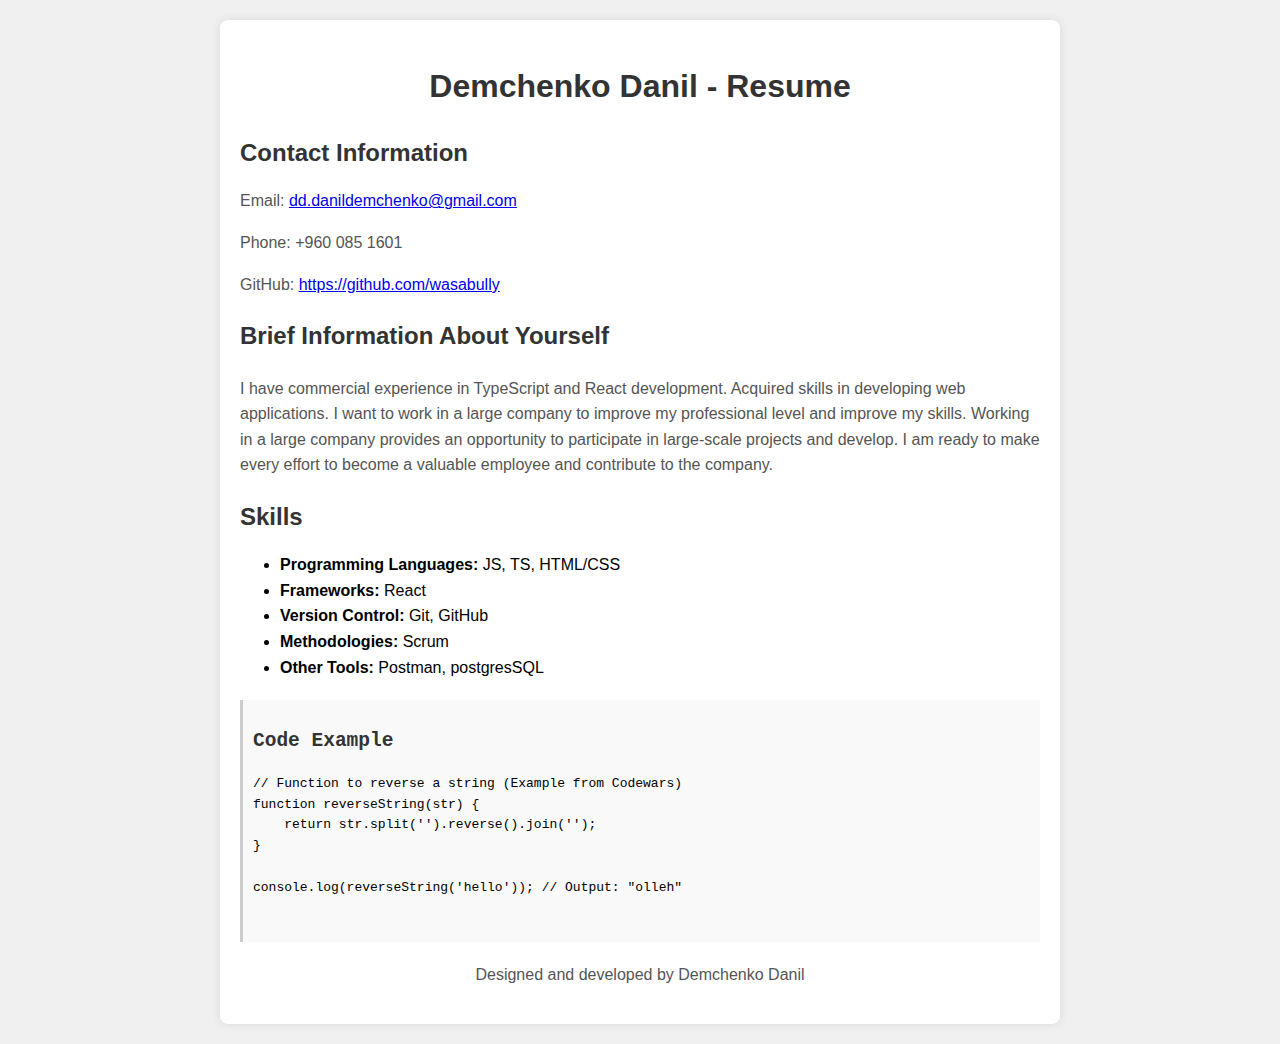
<file: index.html>
<!DOCTYPE html>
<html lang="en">
	<head>
		<meta charset="UTF-8">
		<meta name="viewport" content="width=device-width">
		<title>Demchenko Danil - Resume</title>
		<link rel="stylesheet" href="style.css">
	</head>
	<body>
		<div class="container">
			<header>
				<h1>Demchenko Danil - Resume</h1>
			</header>
			<section class="contact-info">
				<h2>Contact Information</h2>
				<p>
					Email:
					<a href="mailto:dd.danildemchenko@gmail.com">dd.danildemchenko@gmail.com</a>
				</p>
				<p>Phone: +960 085 1601</p>
				<p>
					GitHub:
					<a href="https://github.com/wasabully">https://github.com/wasabully</a>
				</p>
			</section>
			<section class="brief-info">
				<h2>Brief Information About Yourself</h2>
				<p>
					I have commercial experience in TypeScript and React development.
					Acquired skills in developing web applications. I want to work in a
					large company to improve my professional level and improve my skills.
					Working in a large company provides an opportunity to participate in
					large-scale projects and develop. I am ready to make every effort to
					become a valuable employee and contribute to the company.
				</p>
			</section>
			<section class="skills">
				<h2>Skills</h2>
				<ul>
					<li><strong>Programming Languages:</strong> JS, TS, HTML/CSS</li>
					<li><strong>Frameworks:</strong> React</li>
					<li><strong>Version Control:</strong> Git, GitHub</li>
					<li><strong>Methodologies:</strong> Scrum</li>
					<li><strong>Other Tools:</strong> Postman, postgresSQL</li>
				</ul>
			</section>
			<section class="code-example">
				<h2>Code Example</h2>
				<pre><code>// Function to reverse a string (Example from Codewars)
function reverseString(str) {
    return str.split('').reverse().join('');
}

console.log(reverseString('hello')); // Output: "olleh"
            </code></pre>
			</section>
			<footer>
				<p>Designed and developed by Demchenko Danil</p>
			</footer>
		</div>
	</body>
</html>
</file>
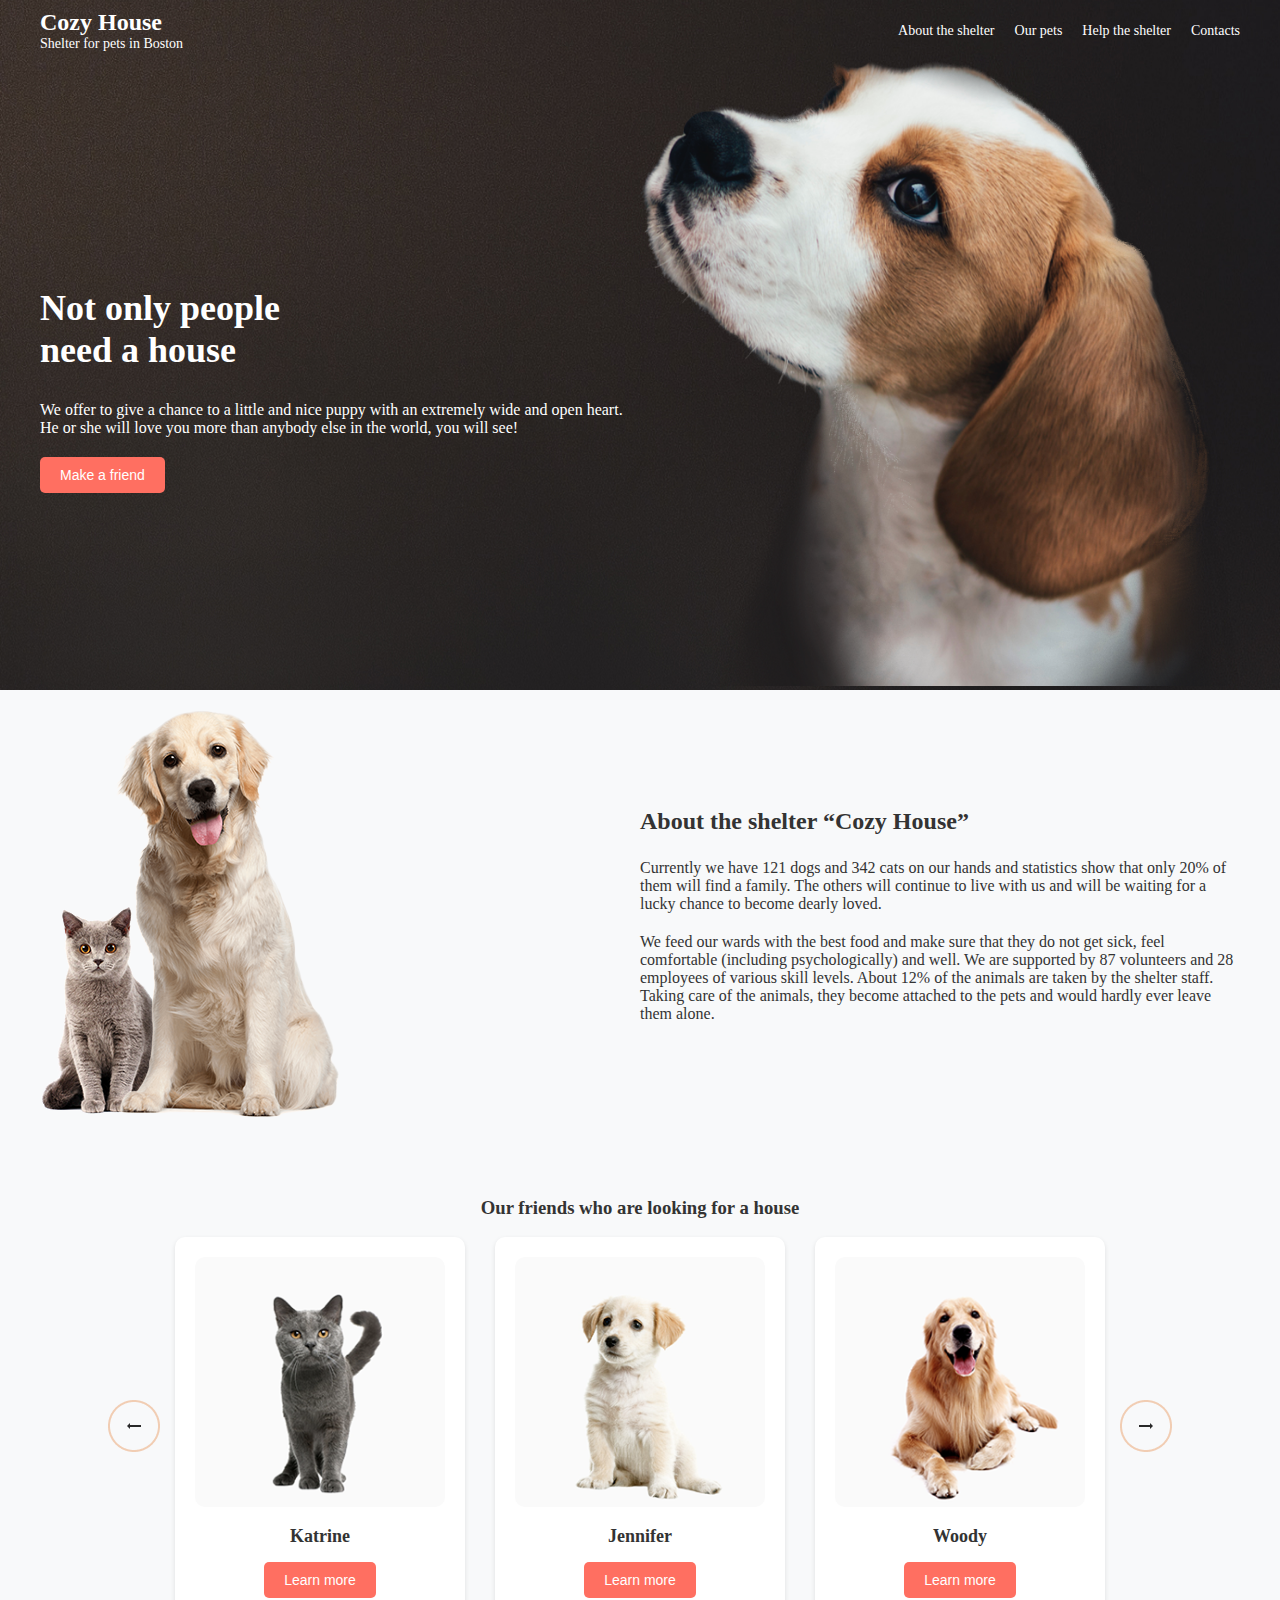
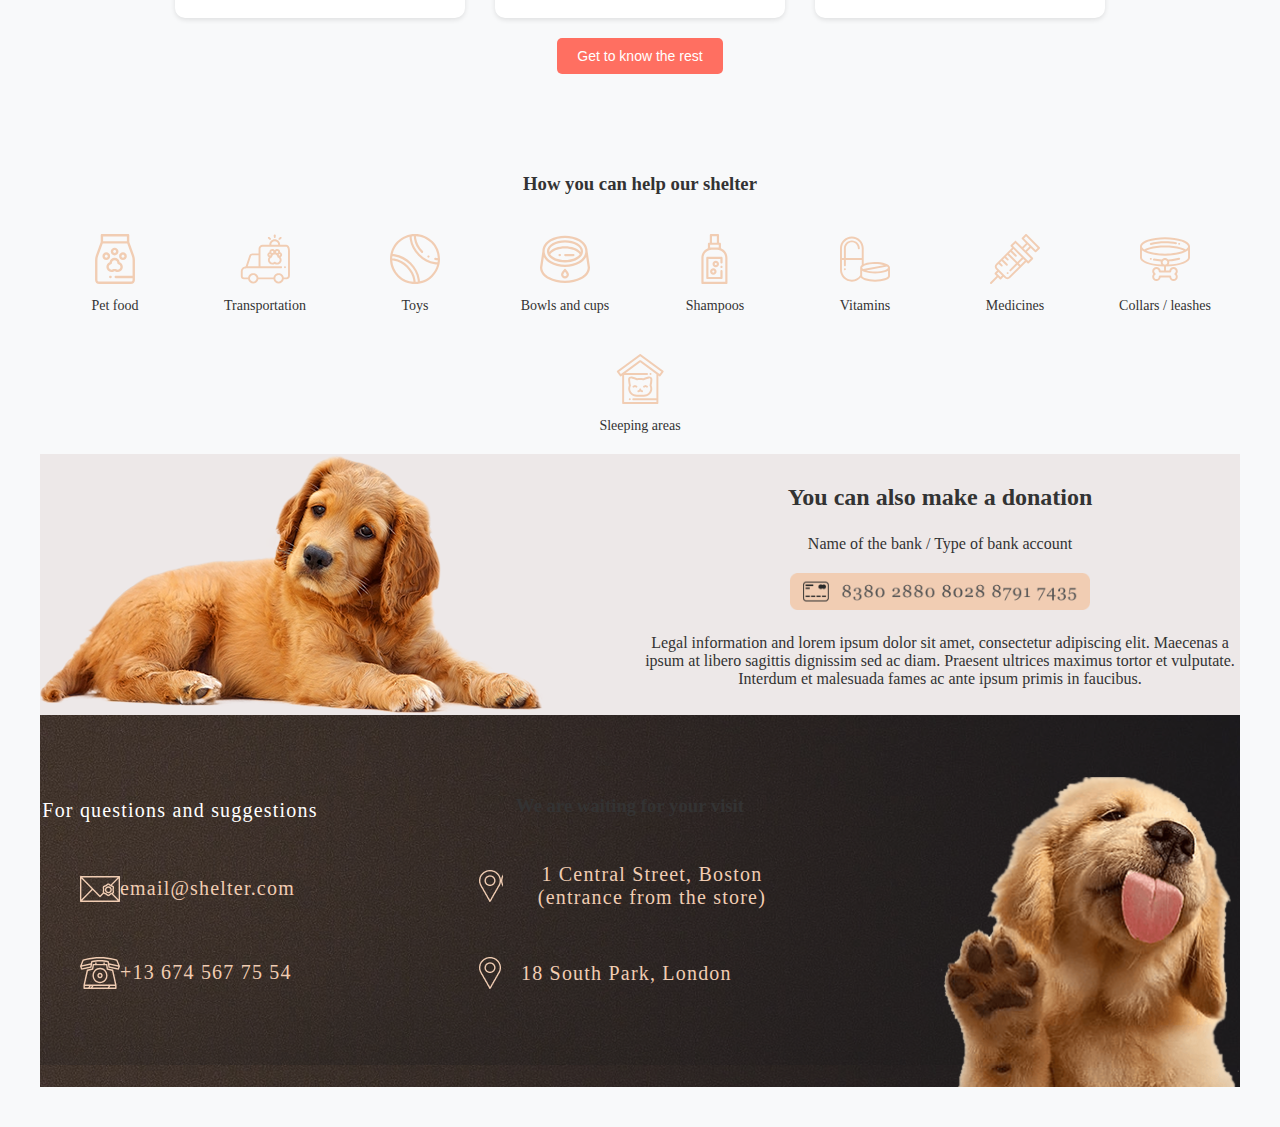
<file: shelter/index.html>
<!DOCTYPE html>
<html lang="en">
	<head>
		<meta charset="UTF-8" />
		<meta http-equiv="X-UA-Compatible" content="IE=edge" />
		<meta name="viewport" content="width=device-width, initial-scale=1.0" />
		<link rel="stylesheet" href="./styles.css" />
		<link rel="icon" type="image/png" href="/shelter/images/Logo.svg" />
		<title>Cozy House</title>
	</head>
	<body>
		<div class="main">
			<header class="main-header">
				<div class="logo-tagline">
					<h1 class="logo">Cozy House</h1>
					<p class="tagline">Shelter for pets in Boston</p>
				</div>
				<nav class="nav">
					<ul class="nav-list">
						<li class="nav-item">
							<a href="#abouttheshelter">About the shelter</a>
						</li>
						<li class="nav-item"><a href="#ourpets">Our pets</a></li>
						<li class="nav-item">
							<a href="#helptheshelter">Help the shelter</a>
						</li>
						<li class="nav-item"><a href="#contacts">Contacts</a></li>
					</ul>
				</nav>
			</header>
			<div class="container">
				<div class="content">
					<h2 class="text-content">Not only people need a house</h2>
					<p>
						We offer to give a chance to a little and nice puppy with an
						extremely wide and open heart. He or she will love you more than
						anybody else in the world, you will see!
					</p>
					<button>Make a friend</button>
				</div>
				<div class="image-container">
					<img src="/shelter/images/puppy.png" alt="Puppy" />
				</div>
			</div>
		</div>
		<div class="additional-section">
			<div class="additional-content">
				<img
					src="/shelter/images/pets.png"
					alt="Pets"
					class="additional-image"
				/>
				<div class="text-content">
					<h3>About the shelter “Cozy House”</h3>
					<p>
						Currently we have 121 dogs and 342 cats on our hands and statistics
						show that only 20% of them will find a family. The others will
						continue to live with us and will be waiting for a lucky chance to
						become dearly loved.
					</p>
					<p>
						We feed our wards with the best food and make sure that they do not
						get sick, feel comfortable (including psychologically) and well. We
						are supported by 87 volunteers and 28 employees of various skill
						levels. About 12% of the animals are taken by the shelter staff.
						Taking care of the animals, they become attached to the pets and
						would hardly ever leave them alone.
					</p>
				</div>
			</div>
		</div>
		<div class="friends-section">
			<h3>Our friends who are looking for a house</h3>
			<div class="friends-container">
				<div class="arrow-left">
					<img src="/shelter/images/button_arrow.png" alt="left-arrow" />
				</div>
				<div class="friend-card">
					<img src="/shelter/images/katrine.png" alt="Katrine" />
					<h4>Katrine</h4>
					<button>Learn more</button>
				</div>
				<div class="friend-card">
					<img src="/shelter/images/jennifer.png" alt="Jennifer" />
					<h4>Jennifer</h4>
					<button>Learn more</button>
				</div>
				<div class="friend-card">
					<img src="/shelter/images/woody.png" alt="Woody" />
					<h4>Woody</h4>
					<button>Learn more</button>
				</div>
				<div class="arrow-right">
					<img src="/shelter/images/right_arrow.png" alt="right-arrow" />
				</div>
			</div>
			<button class="rest-btn">Get to know the rest</button>
		</div>
		<div class="help-section">
			<h3>How you can help our shelter</h3>
			<div class="help-container">
				<div class="help-item">
					<img src="/shelter/images/icon-pet-food.svg" alt="Pet food" />
					<p>Pet food</p>
				</div>
				<div class="help-item">
					<img
						src="/shelter/images/icon-transportation.svg"
						alt="Transportation"
					/>
					<p>Transportation</p>
				</div>
				<div class="help-item">
					<img src="/shelter/images/icon-toys.svg" alt="Toys" />
					<p>Toys</p>
				</div>
				<div class="help-item">
					<img
						src="/shelter/images/icon-bowls-and-cups.svg"
						alt="Bowls and cups"
					/>
					<p>Bowls and cups</p>
				</div>
				<div class="help-item">
					<img src="/shelter/images/icon-shampoos.svg" alt="Shampoos" />
					<p>Shampoos</p>
				</div>
				<div class="help-item">
					<img src="/shelter/images/icon-vitamins.svg" alt="Vitamins" />
					<p>Vitamins</p>
				</div>
				<div class="help-item">
					<img src="/shelter/images/icon-medicines.svg" alt="Medicines" />
					<p>Medicines</p>
				</div>
				<div class="help-item">
					<img
						src="/shelter/images/icon-collars-leashes.svg"
						alt="Collars / leashes"
					/>
					<p>Collars / leashes</p>
				</div>
				<div class="help-item">
					<img
						src="/shelter/images/icon-sleeping-area.svg"
						alt="Sleeping areas"
					/>
					<p>Sleeping areas</p>
				</div>
			</div>
			<div class="before">
				<div class="before-section">
					<div class="before-content">
						<img
							src="/shelter/images/donation-dog.png"
							alt="Pets"
							class="before-image"
						/>
						<div class="text-content">
							<h3>You can also make a donation</h3>
							<p>Name of the bank / Type of bank account</p>
							<img
								src="/shelter/images/Credit%20card.png"
								alt="Credit"
								class="before-image"
							/>
							<p>
								Legal information and lorem ipsum dolor sit amet, consectetur
								adipiscing elit. Maecenas a ipsum at libero sagittis dignissim
								sed ac diam. Praesent ultrices maximus tortor et vulputate.
								Interdum et malesuada fames ac ante ipsum primis in faucibus.
							</p>
						</div>
					</div>
				</div>
			</div>
			<footer class="footer-container">
				<div class="footer-inner">
					<div class="footer-contact-details">
						<h3 class="contact-title">For questions and suggestions</h3>
						<div class="contact-email">
							<div class="email-icon"></div>
							<h4 class="contact-text">email@shelter.com</h4>
						</div>
						<div class="contact-phone">
							<div class="phone-icon"></div>
							<h4 class="contact-text">+13 674 567 75 54</h4>
						</div>
					</div>
					<div class="footer-location-details">
						<h3 class="location-title">We are waiting for your visit</h3>
						<div class="location-item">
							<div class="location-image1"></div>
							<h4 class="location-text">
								1 Central Street, Boston (entrance from the store)
							</h4>
						</div>
						<div class="location-item">
							<div class="location-image2"></div>
							<h4 class="location-text">18 South Park, London</h4>
						</div>
					</div>
					<div class="footer-logo"></div>
				</div>
			</footer>
		</div>
	</body>
</html>
</file>
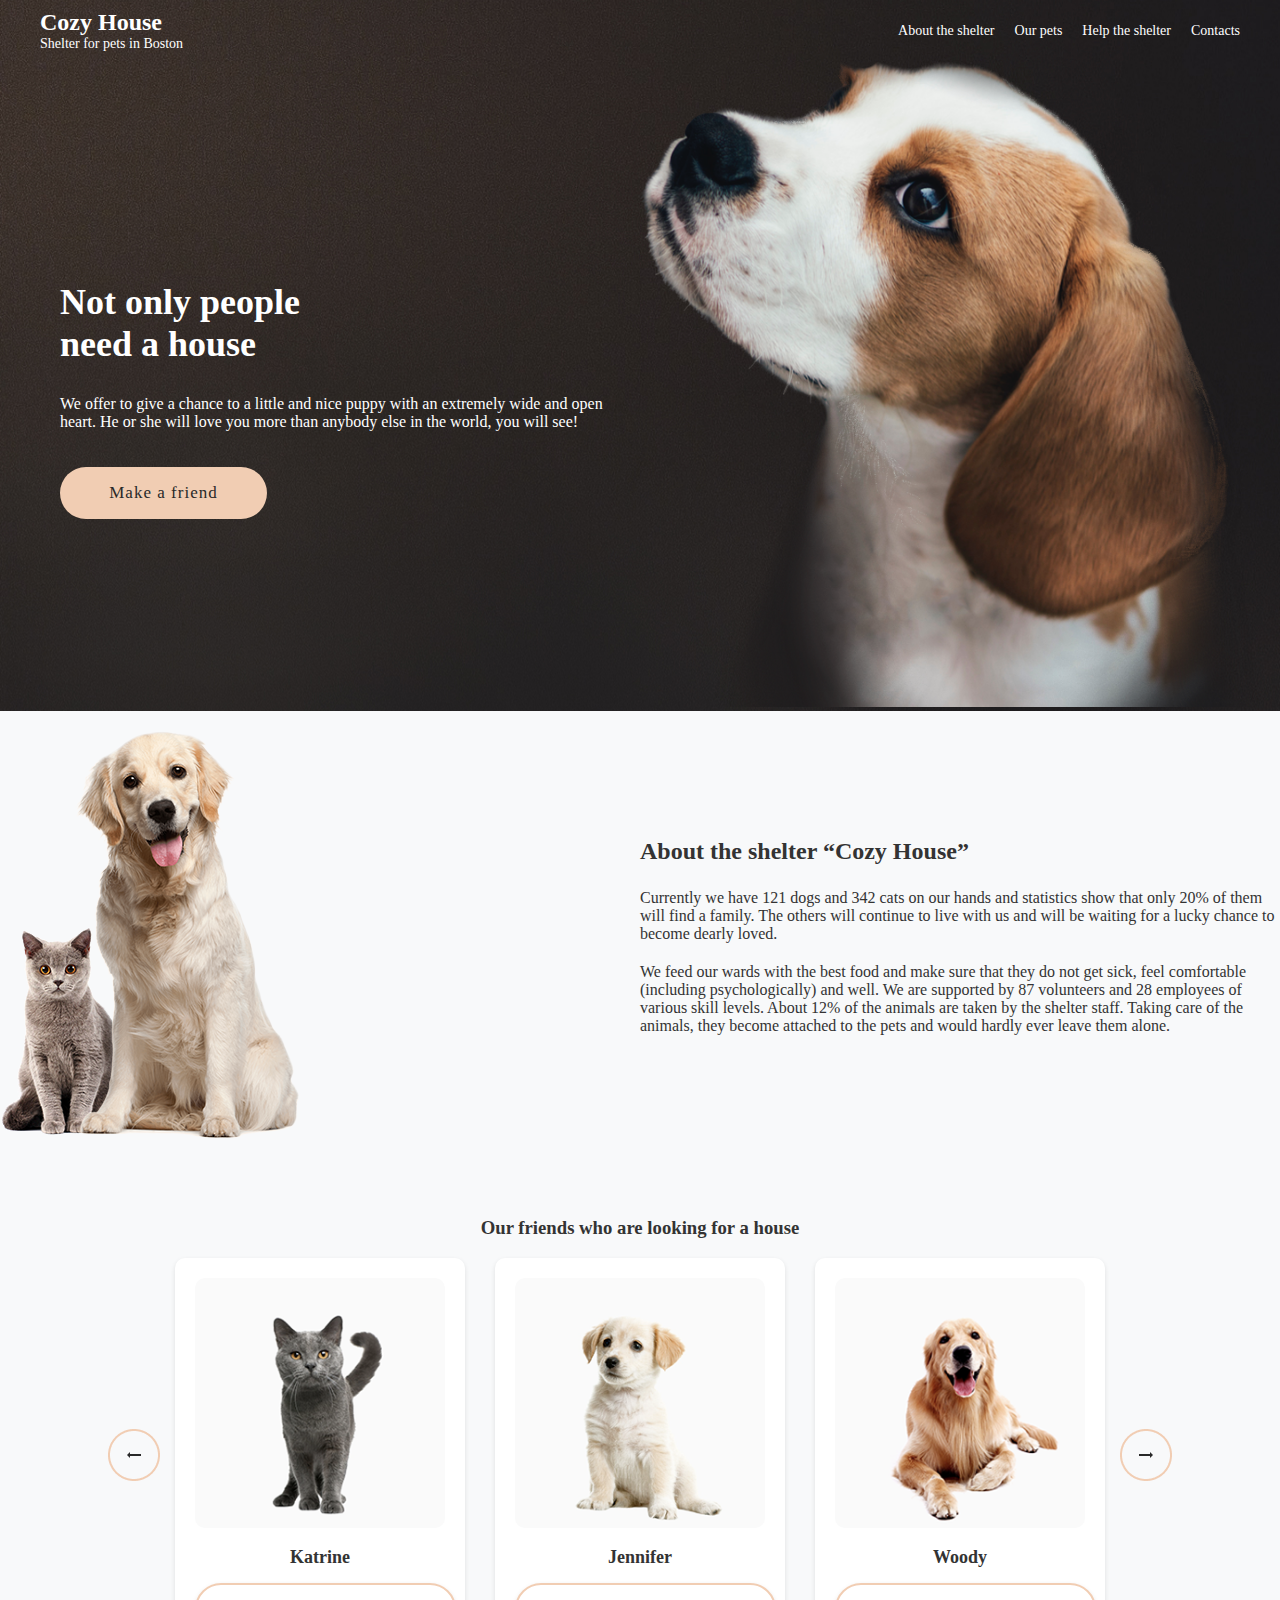
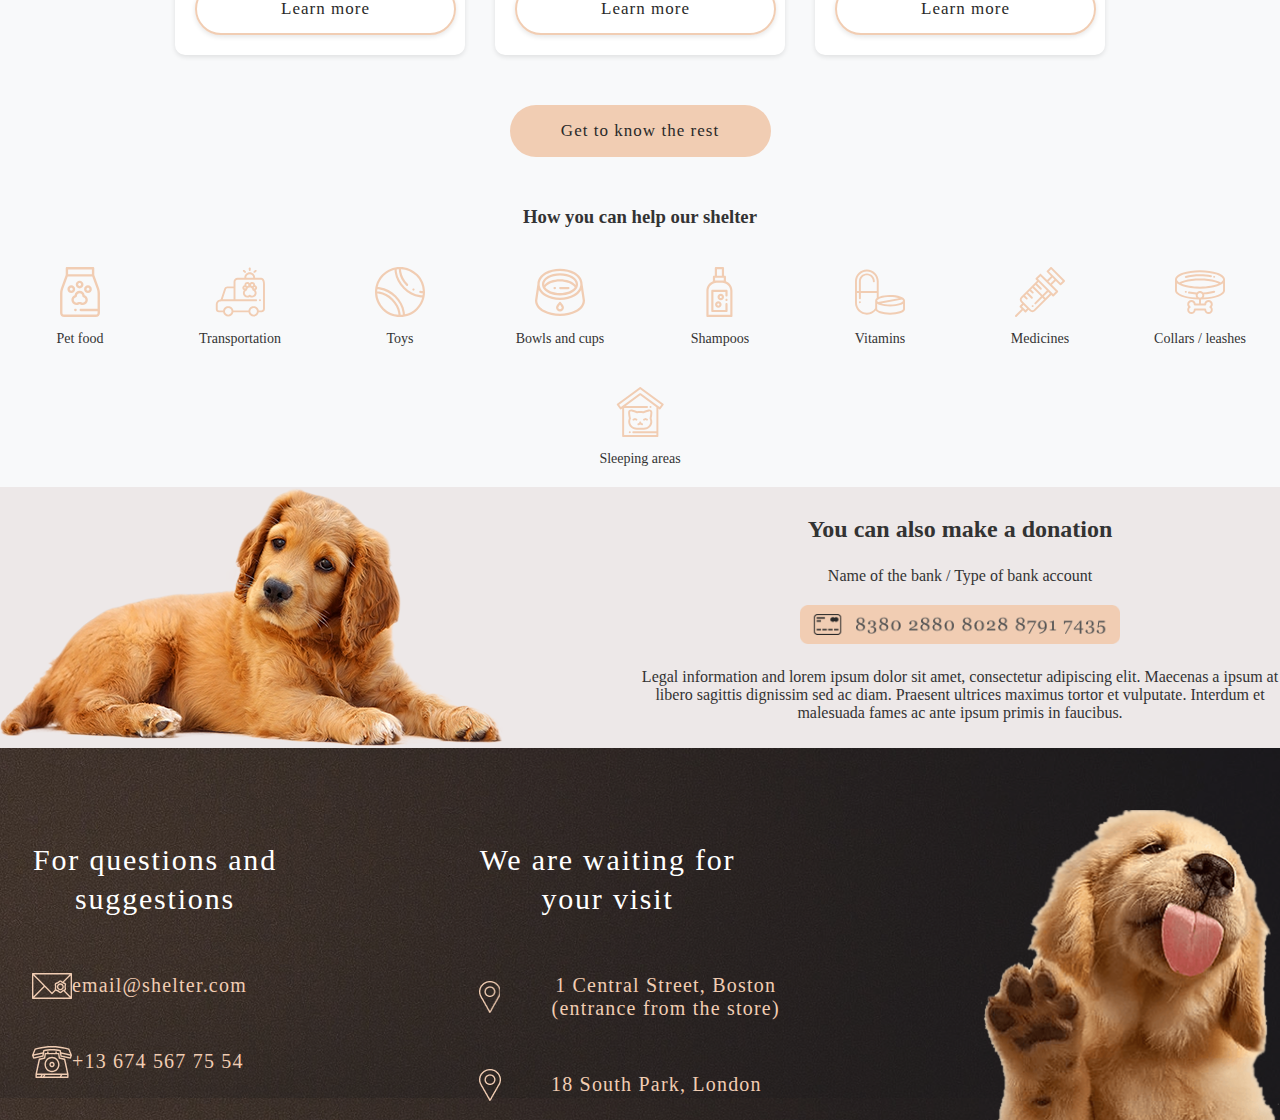
<file: shelter/main/index.html>
<!DOCTYPE html>
<html lang="en">
	<head>
		<meta charset="UTF-8" />
		<meta http-equiv="X-UA-Compatible" content="IE=edge" />
		<meta name="viewport" content="width=device-width, initial-scale=1.0" />
		<link rel="stylesheet" href="./styles.css" />
		<link rel="icon" type="image/png" href="/shelter/main/images/Logo.svg" />
		<title>Cozy House</title>
	</head>
	<body>
		<div class="main">
			<header class="main-header">
				<div class="logo-tagline">
					<h1 class="logo">Cozy House</h1>
					<p class="tagline">Shelter for pets in Boston</p>
				</div>
				<nav class="nav">
					<ul class="nav-list">
						<li class="nav-item">
							<a href="#abouttheshelter">About the shelter</a>
						</li>
						<li class="nav-item"><a href=../pets/index.html>Our pets</a></li>
						</li>
						<li class="nav-item"><a href=../pets/index.html>Help the shelter</a></li>
						<li class="nav-item"><a href="#contacts">Contacts</a></li>
					</ul>
				</nav>
			</header>
			<div class="container">
				<div class="content">
					<h2 class="text-content">Not only people need a house</h2>
					<p>
						We offer to give a chance to a little and nice puppy with an
						extremely wide and open heart. He or she will love you more than
						anybody else in the world, you will see!
					</p>
					<button>Make a friend</button>
				</div>
				<div class="image-container">
					<img src="/shelter/main/images/puppy.png" alt="Puppy" />
				</div>
			</div>
		</div>
		<div class="additional-section">
			<div class="additional-content">
				<img
					src="/shelter/main/images/pets.png"
					alt="Pets"
					class="additional-image"
				/>
				<div class="text-content">
					<h3>About the shelter “Cozy House”</h3>
					<p>
						Currently we have 121 dogs and 342 cats on our hands and statistics
						show that only 20% of them will find a family. The others will
						continue to live with us and will be waiting for a lucky chance to
						become dearly loved.
					</p>
					<p>
						We feed our wards with the best food and make sure that they do not
						get sick, feel comfortable (including psychologically) and well. We
						are supported by 87 volunteers and 28 employees of various skill
						levels. About 12% of the animals are taken by the shelter staff.
						Taking care of the animals, they become attached to the pets and
						would hardly ever leave them alone.
					</p>
				</div>
			</div>
		</div>
		<div class="friends-section">
			<h3>Our friends who are looking for a house</h3>
			<div class="friends-container">
				<div class="arrow-left">
					<img src="/shelter/main/images/button_arrow.png" alt="left-arrow" />
				</div>
				<div class="friend-card">
					<img src="/shelter/main/images/katrine.png" alt="Katrine" />
					<h4>Katrine</h4>
					<button>Learn more</button>
				</div>
				<div class="friend-card">
					<img src="/shelter/main/images/jennifer.png" alt="Jennifer" />
					<h4>Jennifer</h4>
					<button>Learn more</button>
				</div>
				<div class="friend-card">
					<img src="/shelter/main/images/woody.png" alt="Woody" />
					<h4>Woody</h4>
					<button>Learn more</button>
				</div>
				<div class="arrow-right">
					<img src="/shelter/main/images/right_arrow.png" alt="right-arrow" />
				</div>
			</div>
			<button class="rest-btn">Get to know the rest</button>
		</div>
		<div class="help-section">
			<h3>How you can help our shelter</h3>
			<div class="help-container">
				<div class="help-item">
					<img src="/shelter/main/images/icon-pet-food.svg" alt="Pet food" />
					<p>Pet food</p>
				</div>
				<div class="help-item">
					<img
						src="/shelter/main/images/icon-transportation.svg"
						alt="Transportation"
					/>
					<p>Transportation</p>
				</div>
				<div class="help-item">
					<img src="/shelter/main/images/icon-toys.svg" alt="Toys" />
					<p>Toys</p>
				</div>
				<div class="help-item">
					<img
						src="/shelter/main/images/icon-bowls-and-cups.svg"
						alt="Bowls and cups"
					/>
					<p>Bowls and cups</p>
				</div>
				<div class="help-item">
					<img src="/shelter/main/images/icon-shampoos.svg" alt="Shampoos" />
					<p>Shampoos</p>
				</div>
				<div class="help-item">
					<img src="/shelter/main/images/icon-vitamins.svg" alt="Vitamins" />
					<p>Vitamins</p>
				</div>
				<div class="help-item">
					<img src="/shelter/main/images/icon-medicines.svg" alt="Medicines" />
					<p>Medicines</p>
				</div>
				<div class="help-item">
					<img
						src="/shelter/main/images/icon-collars-leashes.svg"
						alt="Collars / leashes"
					/>
					<p>Collars / leashes</p>
				</div>
				<div class="help-item">
					<img
						src="/shelter/main/images/icon-sleeping-area.svg"
						alt="Sleeping areas"
					/>
					<p>Sleeping areas</p>
				</div>
			</div>
			<div class="before">
				<div class="before-section">
					<div class="before-content">
						<img
							src="/shelter/main/images/donation-dog.png"
							alt="Pets"
							class="before-image"
						/>
						<div class="text-content">
							<h3>You can also make a donation</h3>
							<p>Name of the bank / Type of bank account</p>
							<img
								src="/shelter/main/images/Credit%20card.png"
								alt="Credit"
								class="before-image"
							/>
							<p>
								Legal information and lorem ipsum dolor sit amet, consectetur
								adipiscing elit. Maecenas a ipsum at libero sagittis dignissim
								sed ac diam. Praesent ultrices maximus tortor et vulputate.
								Interdum et malesuada fames ac ante ipsum primis in faucibus.
							</p>
						</div>
					</div>
				</div>
			</div>
			<footer class="footer-container">
				<div class="footer-inner">
					<div class="footer-contact-details">
						<h3 class="contact-title">For questions and suggestions</h3>
						<div class="contact-email">
							<div class="email-icon"></div>
							<h4 class="contact-text">email@shelter.com</h4>
						</div>
						<div class="contact-phone">
							<div class="phone-icon"></div>
							<h4 class="contact-text">+13 674 567 75 54</h4>
						</div>
					</div>
					<div class="footer-location-details">
						<h3 class="location-title">We are waiting for your visit</h3>
						<div class="location-item">
							<div class="location-image1"></div>
							<h4 class="location-text">
								1 Central Street, Boston (entrance from the store)
							</h4>
						</div>
						<div class="location-item">
							<div class="location-image2"></div>
							<h4 class="location-text">18 South Park, London</h4>
						</div>
					</div>
					<div class="footer-logo"></div>
				</div>
			</footer>
		</div>
	</body>
</html>
</file>
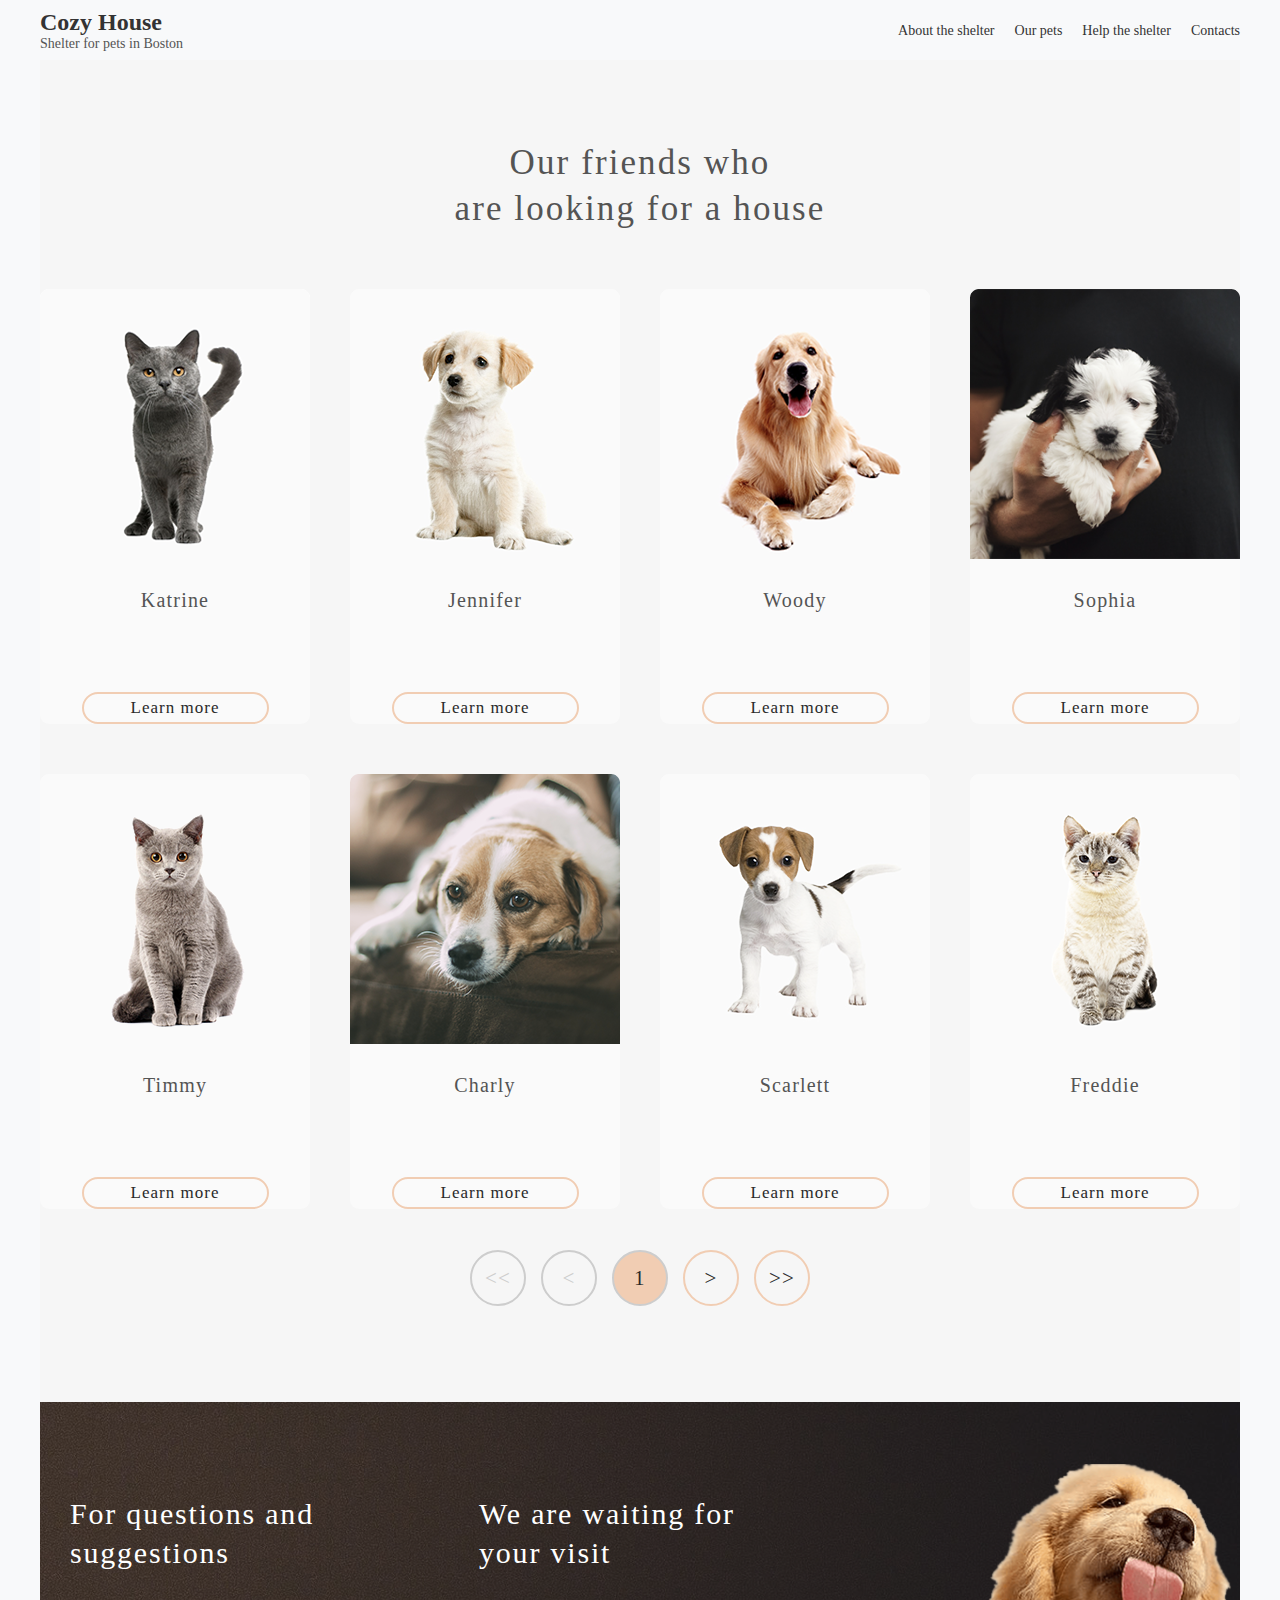
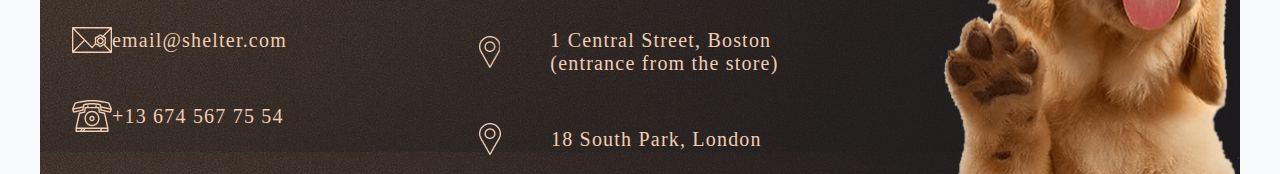
<file: shelter/pets/index.html>
<!DOCTYPE html>
<html lang="en">
	<head>
		<meta charset="UTF-8" />
		<meta name="viewport" content="width=device-width, initial-scale=1.0" />
		<link href="styles.css" rel="stylesheet" />
		<title>pets</title>
	</head>
	<body>
		<div class="container">
			<header class="header">
				<div class="header-content">
					<h1 class="logo">Cozy House</h1>
					<p class="tagline">Shelter for pets in Boston</p>
				</div>
				<nav class="main-nav">
					<ul class="nav-list">
						<li class="nav-item">
							<a class="header-nav-link" href="../main/index.html"
								>About the shelter</a
							>
						</li>
						<li class="nav-item">
							<a href="#pets">Our pets</a>
						</li>
						<li class="nav-item">
							<a href="#help">Help the shelter</a>
						</li>
						<li class="nav-item">
							<a href="#contacts">Contacts</a>
						</li>
					</ul>
				</nav>
			</header>
			<main class="main">
				<div class="pets-section">
					<h2 class="pets-title">
						Our friends who<br />are looking for a house
					</h2>
					<div class="pets-container">
						<div class="pet">
							<img src="/shelter/pets/images/pets-katrine.png" alt="katrine" />
							<h3 class="pet-name">Katrine</h3>
							<button class="pet-button">Learn more</button>
						</div>
						<div class="pet">
							<img
								src="/shelter/pets/images/pets-jennifer.png"
								alt="jennifer"
							/>
							<h3 class="pet-name">Jennifer</h3>
							<button class="pet-button">Learn more</button>
						</div>
						<div class="pet">
							<img src="/shelter/pets/images/pets-woody.png" alt="woody" />
							<h3 class="pet-name">Woody</h3>
							<button class="pet-button">Learn more</button>
						</div>
						<div class="pet">
							<img src="/shelter/pets/images/pets-ka.png" alt="Sophia" />
							<h3 class="pet-name">Sophia</h3>
							<button class="pet-button">Learn more</button>
						</div>
						<div class="pet">
							<img src="/shelter/pets/images/pets-timmy.png" alt="timmy" />
							<h3 class="pet-name">Timmy</h3>
							<button class="pet-button">Learn more</button>
						</div>
						<div class="pet">
							<img src="/shelter/pets/images/pets-charly.png" alt="charly" />
							<h3 class="pet-name">Charly</h3>
							<button class="pet-button">Learn more</button>
						</div>
						<div class="pet">
							<img src="/shelter/pets/images/pets-scarlet.png" alt="Scarlett" />
							<h3 class="pet-name">Scarlett</h3>
							<button class="pet-button">Learn more</button>
						</div>
						<div class="pet">
							<img
								src="/shelter/pets/images/pets-katrine (2).png"
								alt="Freddie"
							/>
							<h3 class="pet-name">Freddie</h3>
							<button class="pet-button">Learn more</button>
						</div>
					</div>
					<div class="pets-navigation">
						<div class="round-button arrows"><<</div>
						<div class="round-button arrows"><</div>
						<div class="round-button arrows page-number">1</div>
						<div class="round-button active arrows">></div>
						<div class="round-button active arrows">>></div>
					</div>
				</div>
			</main>
			<footer class="footer-container">
				<div class="footer-inner">
					<div class="footer-contact-details">
						<h3 class="contact-title">For questions and suggestions</h3>
						<div class="contact-email">
							<div class="email-icon"></div>
							<h4 class="contact-text">email@shelter.com</h4>
						</div>
						<div class="contact-phone">
							<div class="phone-icon"></div>
							<h4 class="contact-text">+13 674 567 75 54</h4>
						</div>
					</div>
					<div class="footer-location-details">
						<h3 class="location-title">We are waiting for your visit</h3>
						<div class="location-item">
							<div class="location-image1"></div>
							<h4 class="location-text">
								1 Central Street, Boston (entrance from the store)
							</h4>
						</div>
						<div class="location-item">
							<div class="location-image2"></div>
							<h4 class="location-text">18 South Park, London</h4>
						</div>
					</div>
					<div class="footer-logo"></div>
				</div>
			</footer>
		</div>
	</body>
</html>
</file>
<file: style.css>
body {
	font-family: Arial, sans-serif;
	line-height: 1.6;
	margin: 0;
	padding: 20px;
	background-color: #f0f0f0;
}
.container {
	background-color: #fff;
	max-width: 800px;
	margin: 0 auto;
	padding: 20px;
	border-radius: 8px;
	box-shadow: 0 0 10px rgba(0, 0, 0, 0.1);
}
h1 {
	text-align: center;
	color: #333;
}
h2 {
	color: #333;
}
p {
	color: #555;
}
.contact-info {
	margin-bottom: 20px;
}
.contact-info h2 {
	margin-bottom: 10px;
}
.contact-info p {
	margin-bottom: 5px;
}
.skills {
	margin-bottom: 20px;
}
.skills h2 {
	margin-bottom: 10px;
}
.code-example {
	background-color: #f9f9f9;
	padding: 10px;
	margin-bottom: 20px;
	border-left: 3px solid #ccc;
	font-family: monospace;
}
pre {
	white-space: pre-wrap;
	word-wrap: break-word;
}
footer {
	text-align: center;
	margin-top: 20px;
	color: #666;
}
footer a {
	color: #666;
	text-decoration: none;
}
footer a:hover {
	text-decoration: underline;
}
</file>
<file: shelter/styles.css>
body,
html {
	margin: 0;
	padding: 0;
	font-family: 'Lora', serif;
	background-color: #f8f9fa;
	color: #333;
	display: flex;
	flex-direction: column;
	align-items: center;
}

.main {
	width: 1280px;
	display: flex;
	justify-content: center;
	align-items: center;
	flex-direction: column;
	background: url('/shelter/images/background.jpg') no-repeat center center
		fixed;
	background-size: cover;
	color: #ffffff;
}

.main-header {
	width: 1200px;
	height: 60px;
	margin: 0 auto;
	display: flex;
	justify-content: space-between;
	align-items: center;
}

.logo-tagline {
	display: flex;
	flex-direction: column;
}

.logo {
	margin: 0;
	font-size: 24px;
	font-weight: bold;
}

.tagline {
	margin: 0;
	font-size: 14px;
}

.nav {
	display: flex;
}

.nav-list {
	list-style-type: none;
	padding: 0;
	margin: 0;
	display: flex;
}

.nav-item {
	margin-left: 20px;
}

.nav-item a {
	text-decoration: none;
	color: #ffffff;
	font-size: 14px;
}

.container {
	width: 1200px;
	margin: 0 auto;
	display: flex;
	justify-content: space-between;
	align-items: center;
}

.content {
	max-width: 50%;
}

.content h2 {
	font-size: 36px;
	font-weight: bold;
}

.content p {
	font-size: 16px;
	margin: 20px 0;
}

.content button {
	padding: 10px 20px;
	font-size: 14px;
	background-color: #ff6f61;
	color: white;
	border: none;
	cursor: pointer;
	border-radius: 5px;
}

.image-container {
	max-width: 50%;
}

.image-container img {
	max-width: 100%;
	height: auto;
}

.additional-section {
	width: 1200px;
	margin: 20px auto;
}

.additional-content {
	display: flex;
	justify-content: space-between;
	align-items: center;
}

.additional-image {
	max-width: 50%;
}

.text-content {
	max-width: 50%;
}

.text-content h3 {
	font-size: 24px;
	font-weight: bold;
}

.text-content p {
	font-size: 16px;
	margin: 20px 0;
}

.friends-section {
	width: 1200px;
	margin: 40px auto;
	text-align: center;
}

.friends-container {
	display: flex;
	justify-content: center;
	align-items: center;
	position: relative;
}

.friend-card {
	width: 250px;
	margin: 0 15px;
	background-color: #fff;
	padding: 20px;
	box-shadow: 0 2px 5px rgba(0, 0, 0, 0.1);
	border-radius: 10px;
}

.friend-card img {
	width: 100%;
	border-radius: 10px;
}

.friend-card h4 {
	margin: 15px 0;
	font-size: 18px;
}

.friend-card button {
	padding: 10px 20px;
	font-size: 14px;
	background-color: #ff6f61;
	color: white;
	border: none;
	cursor: pointer;
	border-radius: 5px;
}

.arrow-btn {
	background-color: #fff;
	border: none;
	font-size: 20px;
	cursor: pointer;
	position: absolute;
	top: 50%;
	transform: translateY(-50%);
}

.left-arrow {
	left: -30px;
}

.right-arrow {
	right: -30px;
}

.rest-btn {
	margin-top: 20px;
	padding: 10px 20px;
	font-size: 14px;
	background-color: #ff6f61;
	color: white;
	border: none;
	cursor: pointer;
	border-radius: 5px;
}

.help-section {
	width: 1200px;
	margin: 40px auto;
	text-align: center;
}

.help-container {
	display: flex;
	justify-content: space-around;
	flex-wrap: wrap;
}

.help-item {
	width: 150px;
	text-align: center;
	margin: 20px 0;
}

.help-item img {
	width: 50px;
	height: 50px;
}

.help-item p {
	margin: 10px 0 0;
	font-size: 14px;
}
.before {
	width: 1200px;
	background-color: rgb(237, 232, 232);
}
.before-section {
	width: 1200px;
}

.before-content {
	display: flex;
	justify-content: space-between;
	align-items: center;
}

.before-image {
	max-width: 50%;
}

.text-content {
	max-width: 50%;
}

.text-content h3 {
	font-size: 24px;
	font-weight: bold;
}

.text-content p {
	font-size: 16px;
	margin: 20px 0;
}

.footer-container {
	width: 1200px;
	background-image: url('/shelter/images/footer-background.png');
	overflow: hidden;
}

.footer-inner {
	height: 310px;
	padding-top: 62px;
	display: flex;
	justify-content: space-between;
}

.footer-contact-details {
	width: 280px;
	height: 234px;
	display: flex;
	flex-direction: column;
	justify-content: space-between;
}

.contact-title {
	font-family: Georgia;
	font-style: normal;
	font-weight: normal;
	font-size: 20px;
	line-height: 130%;
	letter-spacing: 0.06em;
	color: #ffffff;
}

.contact-email,
.contact-phone {
	display: flex;
	align-items: center;
	cursor: pointer;
}

.email-icon,
.phone-icon {
	width: 40px;
	height: 32px;
	margin-left: 40px;
}

.email-icon {
	background-image: url('/shelter/images/icon-email.svg');
}

.phone-icon {
	background-image: url('/shelter/images/icon-phone.svg');
}

.contact-text {
	font-family: Georgia;
	font-style: normal;
	font-weight: normal;
	font-size: 20px;
	line-height: 115%;
	letter-spacing: 0.06em;
	color: #f1cdb3;
}

.footer-location-details {
	width: 302px;
	height: 234px;
	display: flex;
	flex-direction: column;
	justify-content: space-between;
}

.location-item {
	display: flex;
	align-items: center;
	cursor: pointer;
}

.location-image1,
.location-image2 {
	width: 22px;
	height: 32px;
	background-image: url('/shelter/images/icon-marker.png');
	margin-right: 20px;
}

.location-image1 {
	width: 42px;
}

.location-text {
	font-family: Georgia;
	font-style: normal;
	font-weight: normal;
	font-size: 20px;
	line-height: 115%;
	letter-spacing: 0.06em;
	color: #f1cdb3;
}

.footer-logo {
	width: 300px;
	height: 310px;
	background-image: url('/shelter/images/footer-puppy.png');
	position: relative;
}
</file>
<file: shelter/main/styles.css>
html,
body {
	margin: 0;
	padding: 0;
	font-family: 'Lora', serif;
	background-color: #f8f9fa;
	color: #333;
	display: flex;
	flex-direction: column;
	align-items: center;
	width: 100%;
	height: 100%;
}

.main {
	width: 100%;
	max-width: 1280px;
	display: flex;
	justify-content: center;
	align-items: center;
	flex-direction: column;
	background: url('/shelter/main/images/background.jpg') no-repeat center center
		fixed;
	background-size: cover;
	color: #ffffff;
	box-sizing: border-box;
	padding: 0 20px;
}

.main-header {
	width: 1200px;
	height: 60px;
	margin: 0 auto;
	display: flex;
	justify-content: space-between;
	align-items: center;
}

.logo-tagline {
	display: flex;
	flex-direction: column;
}

.logo {
	margin: 0;
	font-size: 24px;
	font-weight: bold;
}

.tagline {
	margin: 0;
	font-size: 14px;
}

.nav {
	display: flex;
}

.nav-list {
	list-style-type: none;
	padding: 0;
	margin: 0;
	display: flex;
}

.nav-item {
	margin-left: 20px;
}

.nav-item a {
	text-decoration: none;
	color: #ffffff;
	font-size: 14px;
}

.container {
	width: 100%;
	max-width: 1280px;
	margin: 0 auto;
	display: flex;
	justify-content: space-between;
	align-items: center;
}

.content {
	max-width: 50%;
	box-sizing: border-box;
}

.content h2 {
	font-size: 36px;
	font-weight: bold;
	margin-left: 40px;
}

.content p {
	font-size: 16px;
	margin-left: 40px;
}

.content button {
	width: 207px;
	height: 52px;
	background: #f1cdb3;
	border-radius: 100px;
	font-family: Georgia;
	font-style: normal;
	font-weight: normal;
	font-size: 17px;
	color: #292929;
	letter-spacing: 0.06em;
	border: none;
	cursor: pointer;
	margin-left: 40px;
	margin-top: 20px;
}

.image-container {
	max-width: 50%;
}

.image-container img {
	max-width: 100%;
	height: auto;
}

.additional-section {
	width: 100%;
	max-width: 1280px;
	margin: 20px auto;
}

.additional-content {
	display: flex;
	justify-content: space-between;
	align-items: center;
}

.additional-image {
	max-width: 50%;
}

.text-content {
	max-width: 50%;
}

.text-content h3 {
	font-size: 24px;
	font-weight: bold;
}

.text-content p {
	font-size: 16px;
	margin: 20px 0;
}

.friends-section {
	width: 100%;
	max-width: 1280px;
	margin: 40px auto;
	text-align: center;
}

.friends-container {
	width: 100%;
	max-width: 1280px;
	display: flex;
	justify-content: center;
	align-items: center;
	position: relative;
}

.friend-card {
	width: 250px;
	margin: 0 15px;
	background-color: #fff;
	padding: 20px;
	box-shadow: 0 2px 5px rgba(0, 0, 0, 0.1);
	border-radius: 10px;
}

.friend-card img {
	width: 100%;
	border-radius: 10px;
}

.friend-card h4 {
	margin: 15px 0;
	font-size: 18px;
}

.friend-card button {
	font-family: Georgia;
	font-style: normal;
	font-weight: normal;
	font-size: 17px;
	line-height: 130%;
	letter-spacing: 0.06em;
	color: #292929;
	width: 261px;
	height: 52px;
	background-color: transparent;
	border: 2px solid #f1cdb3;
	border-radius: 100px;
	cursor: pointer;
	position: relative;
	box-shadow: 0 2px 5px rgba(0, 0, 0, 0.1);
}

.friend-card button:hover {
	background-color: rgba(241, 205, 179, 0.2);
}

.arrow-btn {
	border: none;
	cursor: pointer;
	position: absolute;
	top: 50%;
	transform: translateY(-50%);
}

.rest-btn {
	font-family: Georgia;
	font-style: normal;
	font-weight: normal;
	font-size: 17px;
	line-height: 130%;
	letter-spacing: 0.06em;
	color: #292929;
	width: 261px;
	height: 52px;
	background: #f1cdb3;
	border-radius: 100px;
	border: none;
	cursor: pointer;
	position: relative;
	top: 50px;
}

.help-section {
	width: 100%;
	max-width: 1280px;
	margin: 40px auto;
	text-align: center;
}

.help-container {
	width: 100%;
	max-width: 1280px;
	display: flex;
	justify-content: space-around;
	flex-wrap: wrap;
}

.help-item {
	width: 150px;
	text-align: center;
	margin: 20px 0;
}

.help-item img {
	width: 50px;
	height: 50px;
}

.help-item p {
	margin: 10px 0 0;
	font-size: 14px;
}
.before {
	width: 100%;
	max-width: 1280px;
	background-color: rgb(237, 232, 232);
}
.before-section {
	width: 100%;
	max-width: 1280px;
}

.before-content {
	display: flex;
	justify-content: space-between;
	align-items: center;
}

.before-image {
	max-width: 50%;
}

.text-content {
	max-width: 50%;
}

.text-content h3 {
	font-size: 24px;
	font-weight: bold;
}

.text-content p {
	font-size: 16px;
	margin: 20px 0;
}

.footer-container {
	width: 100%;
	max-width: 1280px;
	background-image: url('/shelter/main/images/footer-background.png');
	overflow: hidden;
}

.footer-inner {
	padding-top: 62px;
	display: flex;
	justify-content: space-between;
}

.footer-contact-details {
	width: 280px;
	height: 234px;
	display: flex;
	flex-direction: column;
	justify-content: space-between;
}

.contact-title {
	margin-left: 30px;
	font-family: Georgia;
	font-style: normal;
	font-weight: normal;
	font-size: 30px;
	line-height: 130%;
	letter-spacing: 0.06em;
	color: #ffffff;
}

.location-title {
	margin-right: 45px;
	font-family: Georgia;
	font-style: normal;
	font-weight: normal;
	font-size: 30px;
	line-height: 130%;
	letter-spacing: 0.06em;
	color: #ffffff;
}

.contact-email,
.contact-phone {
	display: flex;
	align-items: center;
	cursor: pointer;
}

.email-icon,
.phone-icon {
	width: 40px;
	height: 32px;
	margin-left: 32px;
}

.email-icon {
	background-image: url('/shelter/main/images/icon-email.svg');
}

.phone-icon {
	background-image: url('/shelter/main/images/icon-phone.svg');
}

.contact-text {
	font-family: Georgia;
	font-style: normal;
	font-weight: normal;
	font-size: 20px;
	line-height: 115%;
	letter-spacing: 0.06em;
	color: #f1cdb3;
}

.footer-location-details {
	width: 302px;
	height: 234px;
	display: flex;
	flex-direction: column;
	justify-content: space-between;
}

.location-item {
	display: flex;
	align-items: center;
	cursor: pointer;
}

.location-image1,
.location-image2 {
	width: 22px;
	height: 32px;
	background-image: url('/shelter/main/images/icon-marker.png');
	margin-right: 50px;
}

.location-image1 {
	width: 42px;
}

.location-text {
	font-family: Georgia;
	font-style: normal;
	font-weight: normal;
	font-size: 20px;
	line-height: 115%;
	letter-spacing: 0.06em;
	color: #f1cdb3;
}

.footer-logo {
	width: 300px;
	height: 310px;
	background-image: url('/shelter/main/images/footer-puppy.png');
	position: relative;
}
</file>
<file: shelter/pets/styles.css>
body,
html {
	margin: 0;
	padding: 0;
	font-family: 'Lora', serif;
	background-color: #f8f9fa;
	color: #333;
	display: flex;
	flex-direction: column;
	align-items: center;
}

.container {
	width: 100%;
	max-width: 1280px;
	display: flex;
	justify-content: center;
	align-items: center;
	flex-direction: column;
	color: #333;
}

.header {
	width: 100%;
	max-width: 1280px;
	height: 60px;
	margin: 0 auto;
	display: flex;
	justify-content: space-between;
	align-items: center;
}

.header-content {
	display: flex;
	flex-direction: column;
}

.logo {
	margin: 0;
	font-size: 24px;
	font-weight: bold;
}

.tagline {
	margin: 0;
	font-size: 14px;
	color: #545454;
}

.main-nav {
	display: flex;
}

.nav-list {
	list-style-type: none;
	padding: 0;
	margin: 0;
	display: flex;
}

.nav-item {
	margin-left: 20px;
}

.nav-item a {
	text-decoration: none;
	color: #333;
	font-size: 14px;
}

.main {
	width: 100%;
	max-width: 1280px;
	height: 1342px;
	background: #f6f6f6;
}

.pets-section {
	height: 1162px;
	position: relative;
	top: 80px;
	display: flex;
	flex-direction: column;
	justify-content: space-between;
	align-items: center;
}

.pets-title {
	width: 400px;
	font-family: Georgia;
	font-style: normal;
	font-weight: normal;
	font-size: 35px;
	line-height: 130%;
	text-align: center;
	letter-spacing: 0.06em;
	color: #545454;
	margin: 0 auto;
}

.pets-container {
	height: 930px;
	display: grid;
	grid-template-columns: 1fr 1fr 1fr 1fr;
	gap: 40px;
	padding-top: 27px;
}

.pet {
	width: 270px;
	height: 435px;
	background: #fafafa;
	border-radius: 9px;
	cursor: pointer;
	display: flex;
	flex-direction: column;
	align-items: center;
	justify-content: flex-start;
}

.pet-photo {
	width: 270px;
	height: 270px;
	border-radius: 9px 9px 0px 0px;
}

.pet-name {
	font-family: Georgia;
	font-style: normal;
	font-weight: normal;
	font-size: 20px;
	line-height: 23px;
	letter-spacing: 0.06em;
	color: #545454;
	margin-top: 30px;
}

.pet-button {
	width: 187px;
	height: 52px;
	font-family: Georgia;
	font-style: normal;
	font-weight: normal;
	font-size: 17px;
	line-height: 130%;
	letter-spacing: 0.06em;
	color: #292929;
	border: 2px solid #f1cdb3;
	border-radius: 100px;
	background: #fafafa;
	margin-top: 60px;
	cursor: pointer;
}

.pets-navigation {
	width: 340px;
	height: 52px;
	display: flex;
	justify-content: space-between;
}

.round-button {
	width: 52px;
	height: 52px;
	border: 2px solid #cdcdcd;
	border-radius: 100%;
	background-repeat: no-repeat;
	background-position: center;
	cursor: pointer;
	color: #cdcdcd;
	background-color: #f6f6f6;
	display: flex;
	justify-content: center;
	align-items: center;
}

.arrows {
	font-family: Georgia;
	font-style: normal;
	font-weight: normal;
	font-size: 21px;
	line-height: 115%;
	letter-spacing: 0.06em;
}

.page-number {
	color: #292929;
}

.active {
	border: 2px solid #f1cdb3;
	color: #292929;
}

.active:hover {
	background: #fddcc4;
}

.page-number {
	background: #f1cdb3;
}

.footer-container {
	background-image: url('/shelter/main/images/footer-background.png');
	overflow: hidden;
	width: 100%;
	max-width: 1280px;
}

.footer-inner {
	padding-top: 62px;
	display: flex;
	justify-content: space-between;
}

.footer-contact-details {
	width: 280px;
	height: 234px;
	display: flex;
	flex-direction: column;
	justify-content: space-between;
}

.contact-title {
	margin-left: 30px;
	font-family: Georgia;
	font-style: normal;
	font-weight: normal;
	font-size: 30px;
	line-height: 130%;
	letter-spacing: 0.06em;
	color: #ffffff;
}

.location-title {
	margin-right: 45px;
	font-family: Georgia;
	font-style: normal;
	font-weight: normal;
	font-size: 30px;
	line-height: 130%;
	letter-spacing: 0.06em;
	color: #ffffff;
}

.contact-email,
.contact-phone {
	display: flex;
	align-items: center;
	cursor: pointer;
}

.email-icon,
.phone-icon {
	width: 40px;
	height: 32px;
	margin-left: 32px;
}

.email-icon {
	background-image: url('/shelter/main/images/icon-email.svg');
}

.phone-icon {
	background-image: url('/shelter/main/images/icon-phone.svg');
}

.contact-text {
	font-family: Georgia;
	font-style: normal;
	font-weight: normal;
	font-size: 20px;
	line-height: 115%;
	letter-spacing: 0.06em;
	color: #f1cdb3;
}

.footer-location-details {
	width: 302px;
	height: 234px;
	display: flex;
	flex-direction: column;
	justify-content: space-between;
}

.location-item {
	display: flex;
	align-items: center;
	cursor: pointer;
}

.location-image1,
.location-image2 {
	width: 22px;
	height: 32px;
	background-image: url('/shelter/main/images/icon-marker.png');
	margin-right: 50px;
}

.location-image1 {
	width: 42px;
}

.location-text {
	font-family: Georgia;
	font-style: normal;
	font-weight: normal;
	font-size: 20px;
	line-height: 115%;
	letter-spacing: 0.06em;
	color: #f1cdb3;
}

.footer-logo {
	width: 300px;
	height: 310px;
	background-image: url('/shelter/main/images/footer-puppy.png');
	position: relative;
}
</file>
